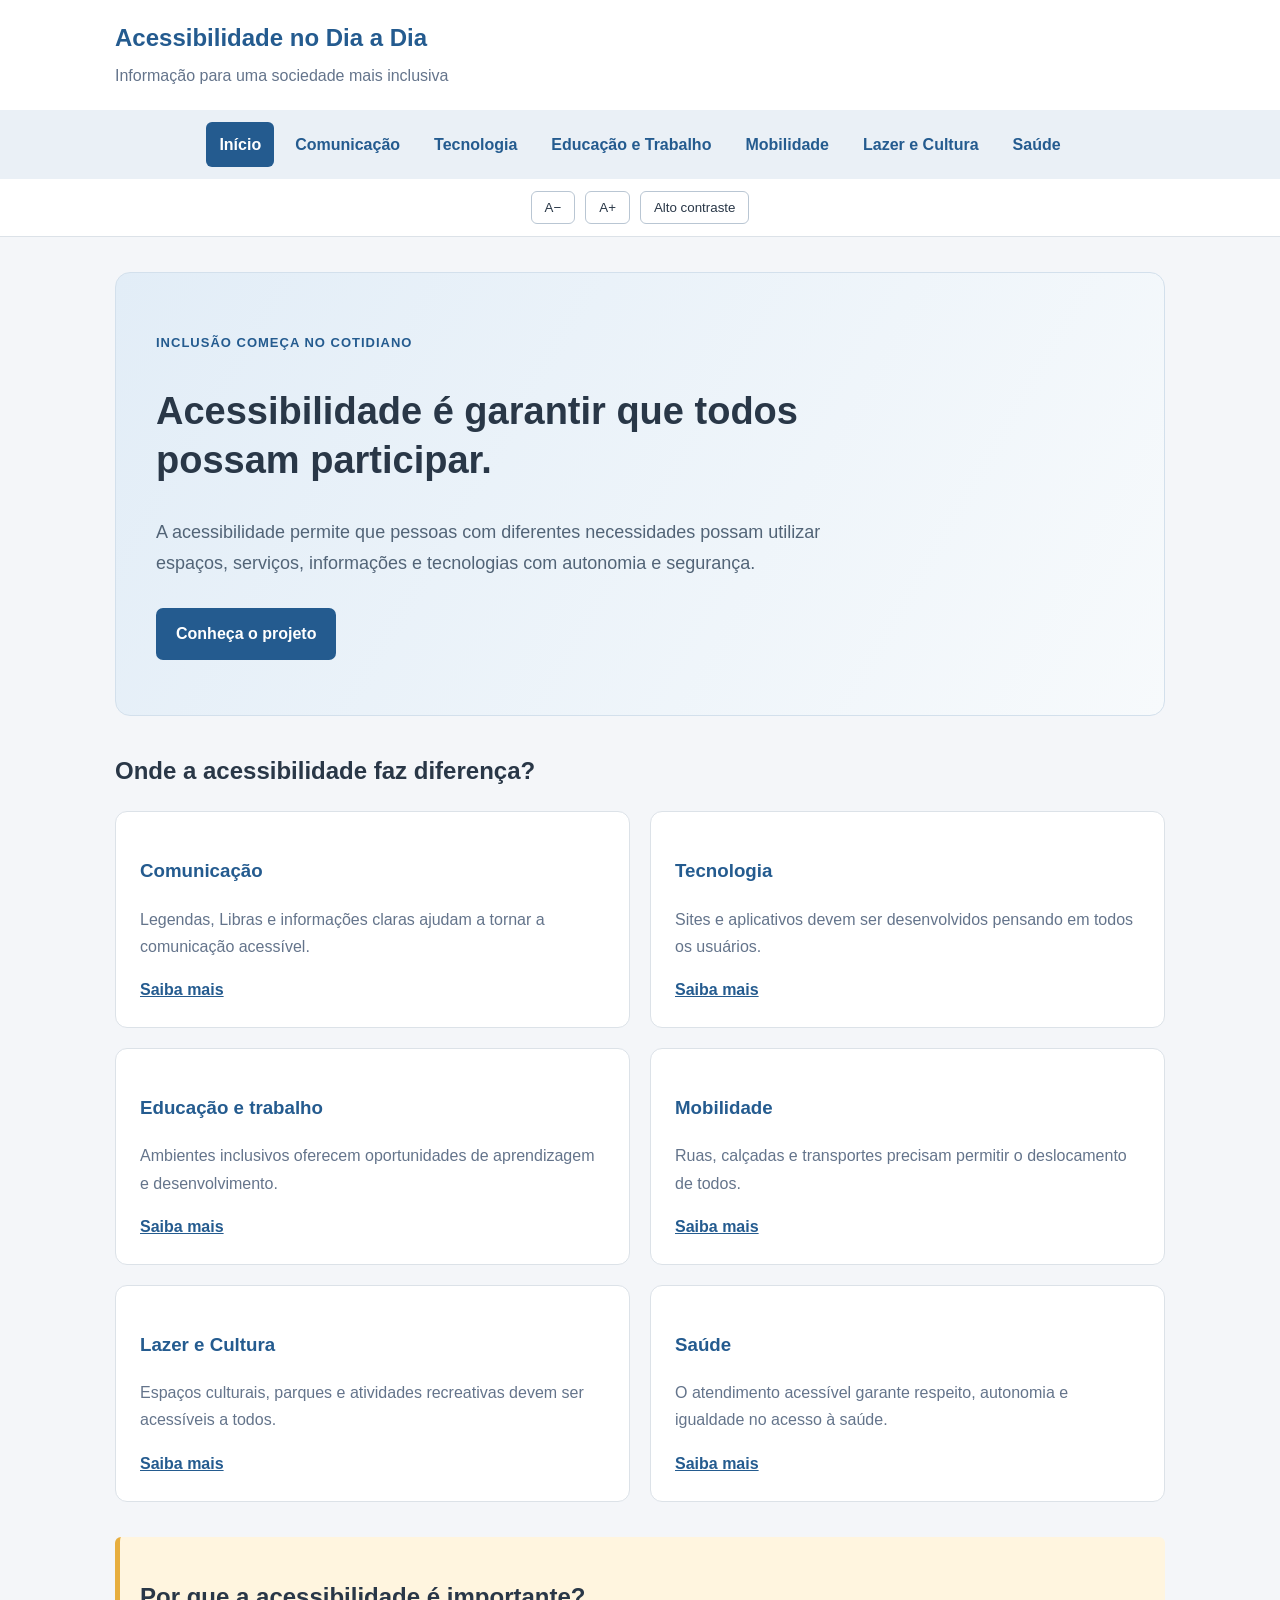
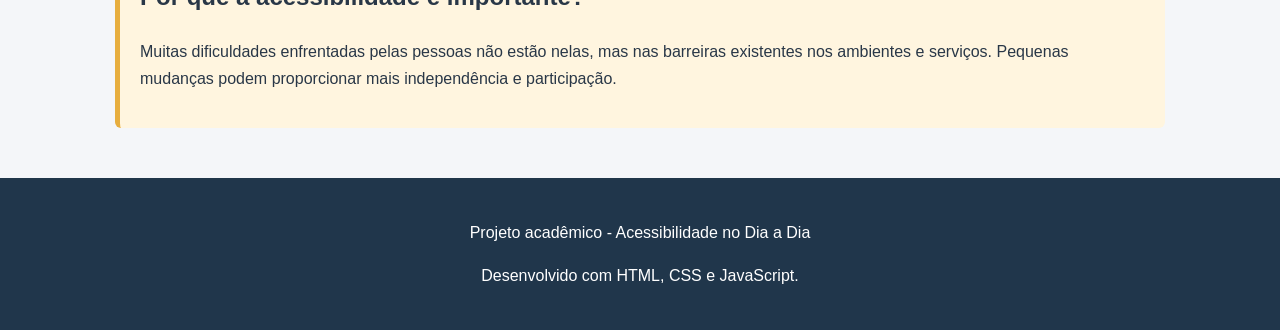
<file: index.html>
<!DOCTYPE html>
<html lang="pt-BR">
<head>
    <meta charset="UTF-8">
    <meta name="viewport" content="width=device-width, initial-scale=1.0">
    <title>Acessibilidade no Dia a Dia</title>
    <link rel="stylesheet" href="style.css">
    <script src="script.js" defer></script>
</head>
<body>

<a href="#conteudo" class="pular">Pular para o conteúdo</a>

<header>
    <div class="topo">
        <h2>Acessibilidade no Dia a Dia</h2>
        <p>Informação para uma sociedade mais inclusiva</p>
    </div>

    <nav aria-label="Menu principal">
        <a href="index.html" aria-current="page">Início</a>
        <a href="comunicacao.html">Comunicação</a>
        <a href="tecnologia.html">Tecnologia</a>
        <a href="educacao.html">Educação e Trabalho</a>
        <a href="mobilidade.html">Mobilidade</a>
        <a href="lazer.html">Lazer e Cultura</a>
        <a href="saude.html">Saúde</a>
    </nav>

    <div class="controles">
        <button onclick="alterarFonte(-10)" aria-label="Diminuir texto">A−</button>
        <button onclick="alterarFonte(10)" aria-label="Aumentar texto">A+</button>
        <button onclick="alternarContraste()" aria-pressed="false" id="contraste">Alto contraste</button>
    </div>
</header>

<main id="conteudo">

    <section class="banner">
        <span>INCLUSÃO COMEÇA NO COTIDIANO</span>

        <h1>Acessibilidade é garantir que todos possam participar.</h1>

        <p>
            A acessibilidade permite que pessoas com diferentes necessidades
            possam utilizar espaços, serviços, informações e tecnologias
            com autonomia e segurança.
        </p>

        <a href="comunicacao.html" class="botao">Conheça o projeto</a>
    </section>

    <section>
        <h2>Onde a acessibilidade faz diferença?</h2>

        <div class="cards">

            <article class="card">
                <h3>Comunicação</h3>
                <p>Legendas, Libras e informações claras ajudam a tornar a comunicação acessível.</p>
                <a href="comunicacao.html">Saiba mais</a>
            </article>

            <article class="card">
                <h3>Tecnologia</h3>
                <p>Sites e aplicativos devem ser desenvolvidos pensando em todos os usuários.</p>
                <a href="tecnologia.html">Saiba mais</a>
            </article>

            <article class="card">
                <h3>Educação e trabalho</h3>
                <p>Ambientes inclusivos oferecem oportunidades de aprendizagem e desenvolvimento.</p>
                <a href="educacao.html">Saiba mais</a>
            </article>

            <article class="card">
                <h3>Mobilidade</h3>
                <p>Ruas, calçadas e transportes precisam permitir o deslocamento de todos.</p>
                <a href="mobilidade.html">Saiba mais</a>
            </article>

            <article class="card">
                <h3>Lazer e Cultura</h3>
                <p>Espaços culturais, parques e atividades recreativas devem ser acessíveis a todos.</p>
                <a href="lazer.html">Saiba mais</a>
            </article>

            <article class="card">
                <h3>Saúde</h3>
                <p>O atendimento acessível garante respeito, autonomia e igualdade no acesso à saúde.</p>
                <a href="saude.html">Saiba mais</a>
            </article>

        </div>
    </section>

    <section class="destaque">
        <h2>Por que a acessibilidade é importante?</h2>

        <p>
            Muitas dificuldades enfrentadas pelas pessoas não estão nelas,
            mas nas barreiras existentes nos ambientes e serviços.
            Pequenas mudanças podem proporcionar mais independência
            e participação.
        </p>
    </section>

</main>

<footer>
    <p>Projeto acadêmico - Acessibilidade no Dia a Dia</p>
    <p>Desenvolvido com HTML, CSS e JavaScript.</p>
</footer>

</body>
</html>
</file>
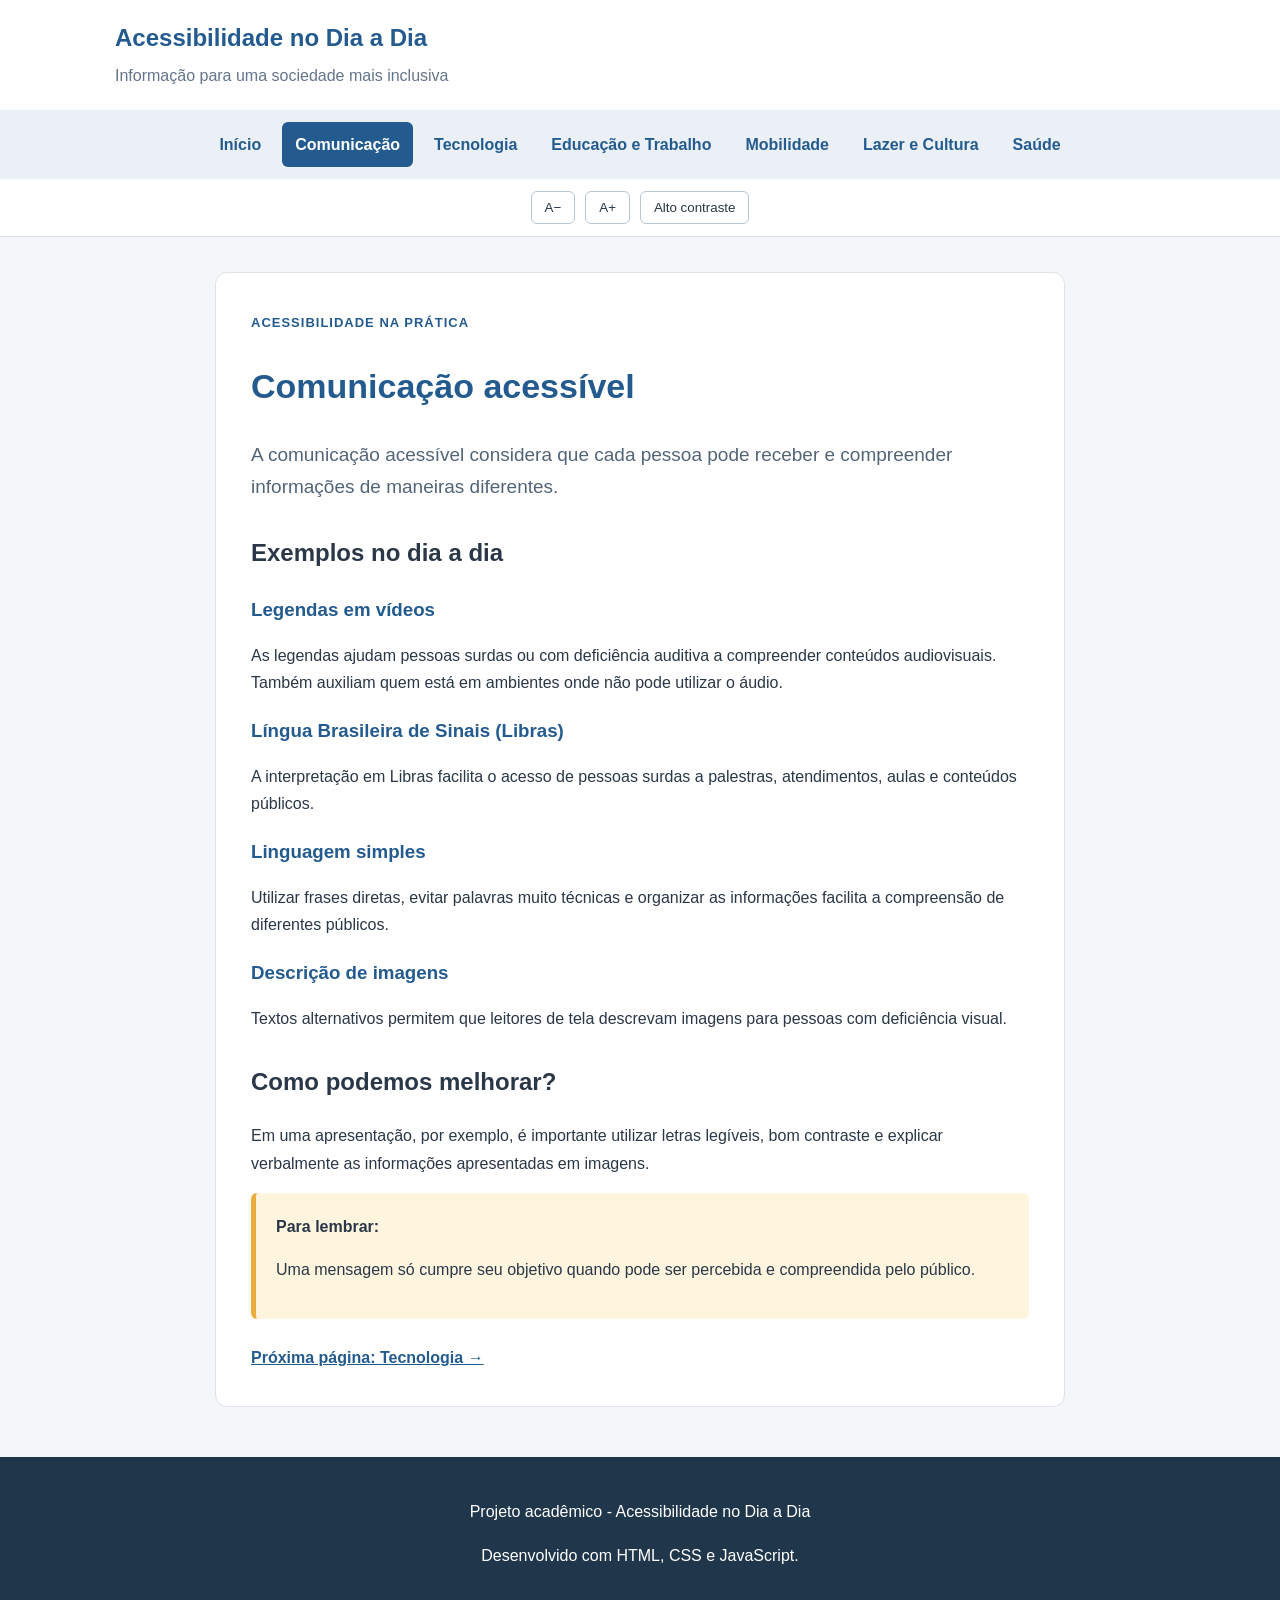
<file: comunicacao.html>
<!DOCTYPE html>
<html lang="pt-BR">
<head>
    <meta charset="UTF-8">
    <meta name="viewport" content="width=device-width, initial-scale=1.0">
    <title>Comunicação | Acessibilidade</title>
    <link rel="stylesheet" href="style.css">
    <script src="script.js" defer></script>
</head>
<body>

<a href="#conteudo" class="pular">Pular para o conteúdo</a>

<header>
    <div class="topo">
        <h2>Acessibilidade no Dia a Dia</h2>
        <p>Informação para uma sociedade mais inclusiva</p>
    </div>

    <nav aria-label="Menu principal">
        <a href="index.html">Início</a>
        <a href="comunicacao.html" aria-current="page">Comunicação</a>
        <a href="tecnologia.html">Tecnologia</a>
        <a href="educacao.html">Educação e Trabalho</a>
        <a href="mobilidade.html">Mobilidade</a>
        <a href="lazer.html">Lazer e Cultura</a>
        <a href="saude.html">Saúde</a>
    </nav>

    <div class="controles">
        <button onclick="alterarFonte(-10)" aria-label="Diminuir texto">A−</button>
        <button onclick="alterarFonte(10)" aria-label="Aumentar texto">A+</button>
        <button onclick="alternarContraste()" aria-pressed="false" id="contraste">Alto contraste</button>
    </div>
</header>

<main id="conteudo" class="conteudo">

    <span class="categoria">ACESSIBILIDADE NA PRÁTICA</span>

    <h1>Comunicação acessível</h1>

    <p class="introducao">
        A comunicação acessível considera que cada pessoa pode receber
        e compreender informações de maneiras diferentes.
    </p>

    <h2>Exemplos no dia a dia</h2>

    <h3>Legendas em vídeos</h3>

    <p>
        As legendas ajudam pessoas surdas ou com deficiência auditiva
        a compreender conteúdos audiovisuais. Também auxiliam quem
        está em ambientes onde não pode utilizar o áudio.
    </p>

    <h3>Língua Brasileira de Sinais (Libras)</h3>

    <p>
        A interpretação em Libras facilita o acesso de pessoas surdas
        a palestras, atendimentos, aulas e conteúdos públicos.
    </p>

    <h3>Linguagem simples</h3>

    <p>
        Utilizar frases diretas, evitar palavras muito técnicas e
        organizar as informações facilita a compreensão de diferentes públicos.
    </p>

    <h3>Descrição de imagens</h3>

    <p>
        Textos alternativos permitem que leitores de tela descrevam
        imagens para pessoas com deficiência visual.
    </p>

    <h2>Como podemos melhorar?</h2>

    <p>
        Em uma apresentação, por exemplo, é importante utilizar letras
        legíveis, bom contraste e explicar verbalmente as informações
        apresentadas em imagens.
    </p>

    <div class="destaque">
        <strong>Para lembrar:</strong>
        <p>
            Uma mensagem só cumpre seu objetivo quando pode ser percebida
            e compreendida pelo público.
        </p>
    </div>

    <a href="tecnologia.html" class="proximo">
        Próxima página: Tecnologia →
    </a>

</main>

<footer>
    <p>Projeto acadêmico - Acessibilidade no Dia a Dia</p>
    <p>Desenvolvido com HTML, CSS e JavaScript.</p>
</footer>

</body>
</html>
</file>
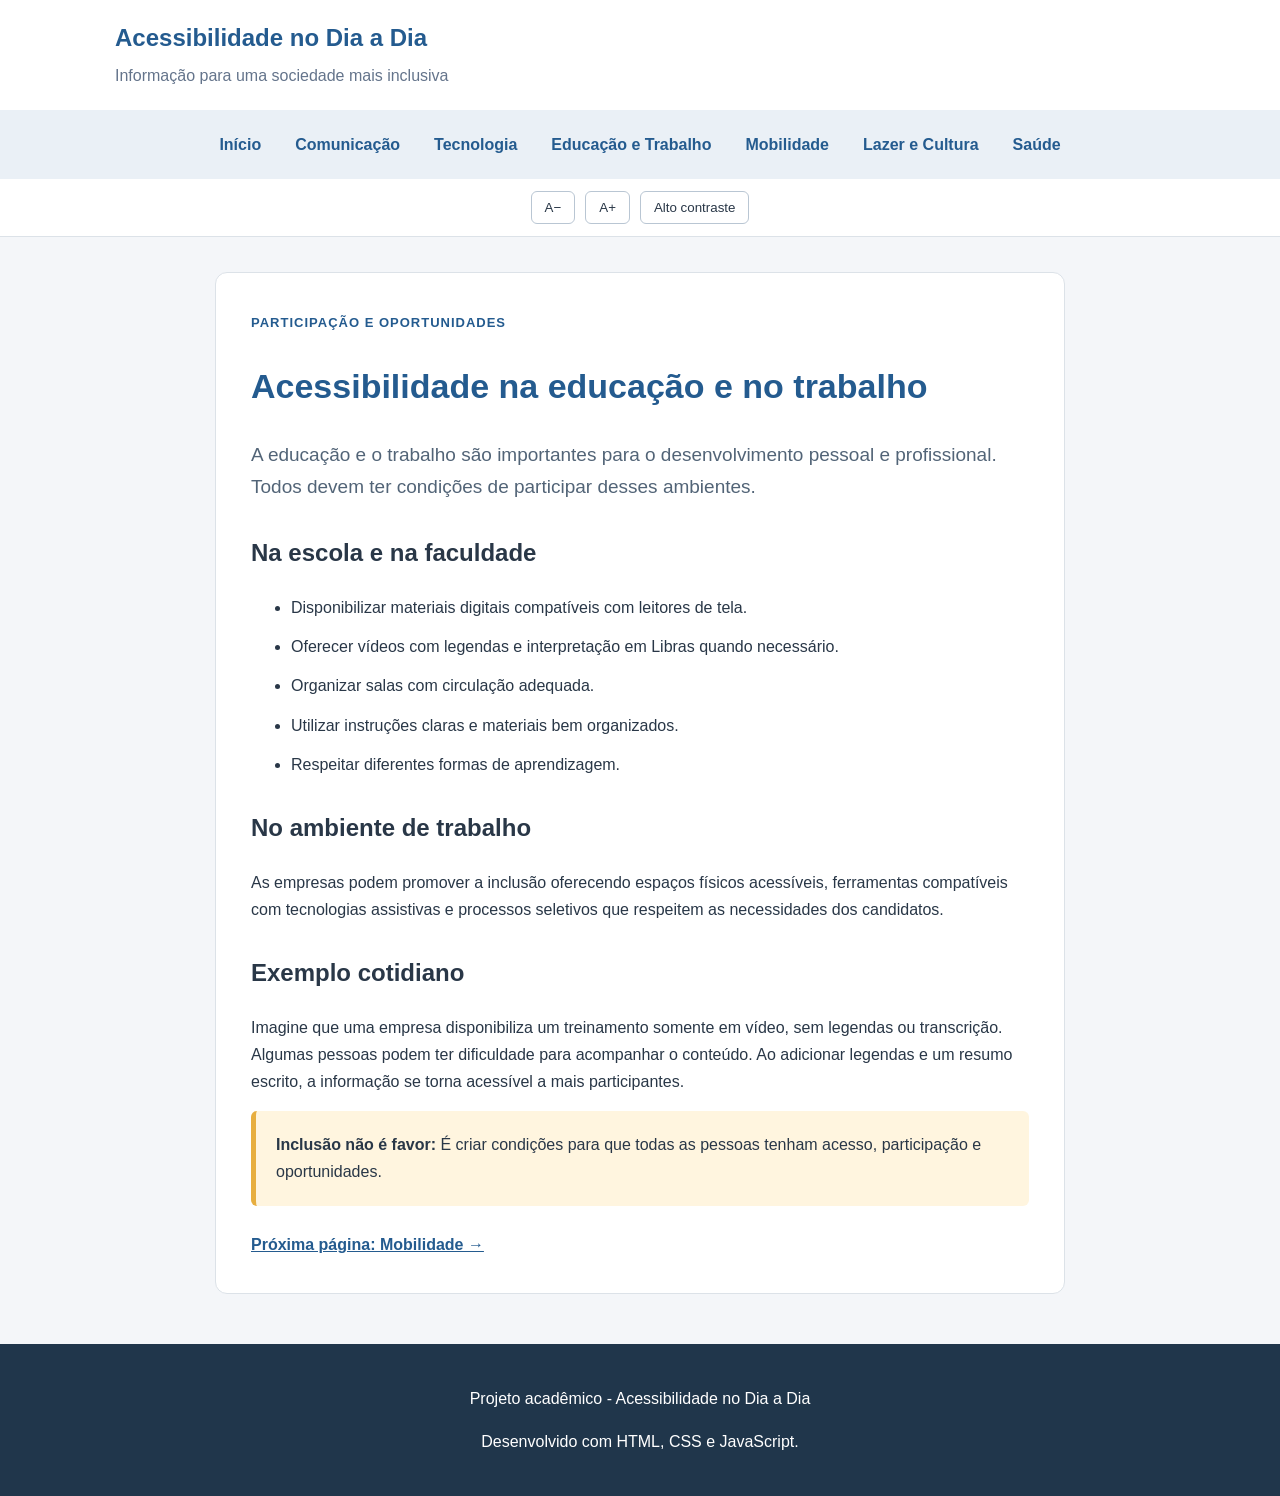
<file: educacao.html>
<!DOCTYPE html>
<html lang="pt-BR">
<head>
    <meta charset="UTF-8">
    <meta name="viewport" content="width=device-width, initial-scale=1.0">
    <title>Educação e Trabalho | Acessibilidade</title>
    <link rel="stylesheet" href="style.css">
    <script src="script.js" defer></script>
</head>
<body>

<a href="#conteudo" class="pular">Pular para o conteúdo</a>

<header>
    <div class="topo">
        <h2>Acessibilidade no Dia a Dia</h2>
        <p>Informação para uma sociedade mais inclusiva</p>
    </div>

    <nav aria-label="Menu principal">
        <a href="index.html">Início</a>
        <a href="comunicacao.html">Comunicação</a>
        <a href="tecnologia.html">Tecnologia</a>
        <a href="educacao.html">Educação e Trabalho</a>
        <a href="mobilidade.html">Mobilidade</a>
        <a href="lazer.html">Lazer e Cultura</a>
        <a href="saude.html">Saúde</a>
    </nav>

    <div class="controles">
        <button onclick="alterarFonte(-10)" aria-label="Diminuir texto">A−</button>
        <button onclick="alterarFonte(10)" aria-label="Aumentar texto">A+</button>
        <button onclick="alternarContraste()" aria-pressed="false" id="contraste">Alto contraste</button>
    </div>
</header>

<main id="conteudo" class="conteudo">
    <span class="categoria">PARTICIPAÇÃO E OPORTUNIDADES</span>
    <h1>Acessibilidade na educação e no trabalho</h1>

    <p class="introducao">A educação e o trabalho são importantes para o desenvolvimento pessoal e profissional. Todos devem ter condições de participar desses ambientes.</p>

    <h2>Na escola e na faculdade</h2>

    <ul>
        <li>Disponibilizar materiais digitais compatíveis com leitores de tela.</li>
        <li>Oferecer vídeos com legendas e interpretação em Libras quando necessário.</li>
        <li>Organizar salas com circulação adequada.</li>
        <li>Utilizar instruções claras e materiais bem organizados.</li>
        <li>Respeitar diferentes formas de aprendizagem.</li>
    </ul>

    <h2>No ambiente de trabalho</h2>

    <p>As empresas podem promover a inclusão oferecendo espaços físicos acessíveis, ferramentas compatíveis com tecnologias assistivas e processos seletivos que respeitem as necessidades dos candidatos.</p>

    <h2>Exemplo cotidiano</h2>

    <p>Imagine que uma empresa disponibiliza um treinamento somente em vídeo, sem legendas ou transcrição. Algumas pessoas podem ter dificuldade para acompanhar o conteúdo. Ao adicionar legendas e um resumo escrito, a informação se torna acessível a mais participantes.</p>

    <div class="destaque">
        <strong>Inclusão não é favor:</strong>
        É criar condições para que todas as pessoas tenham acesso, participação e oportunidades.
    </div>

    <a href="mobilidade.html" class="proximo">Próxima página: Mobilidade →</a>
</main>

<footer>
    <p>Projeto acadêmico - Acessibilidade no Dia a Dia</p>
    <p>Desenvolvido com HTML, CSS e JavaScript.</p>
</footer>

</body>
</html>
</file>
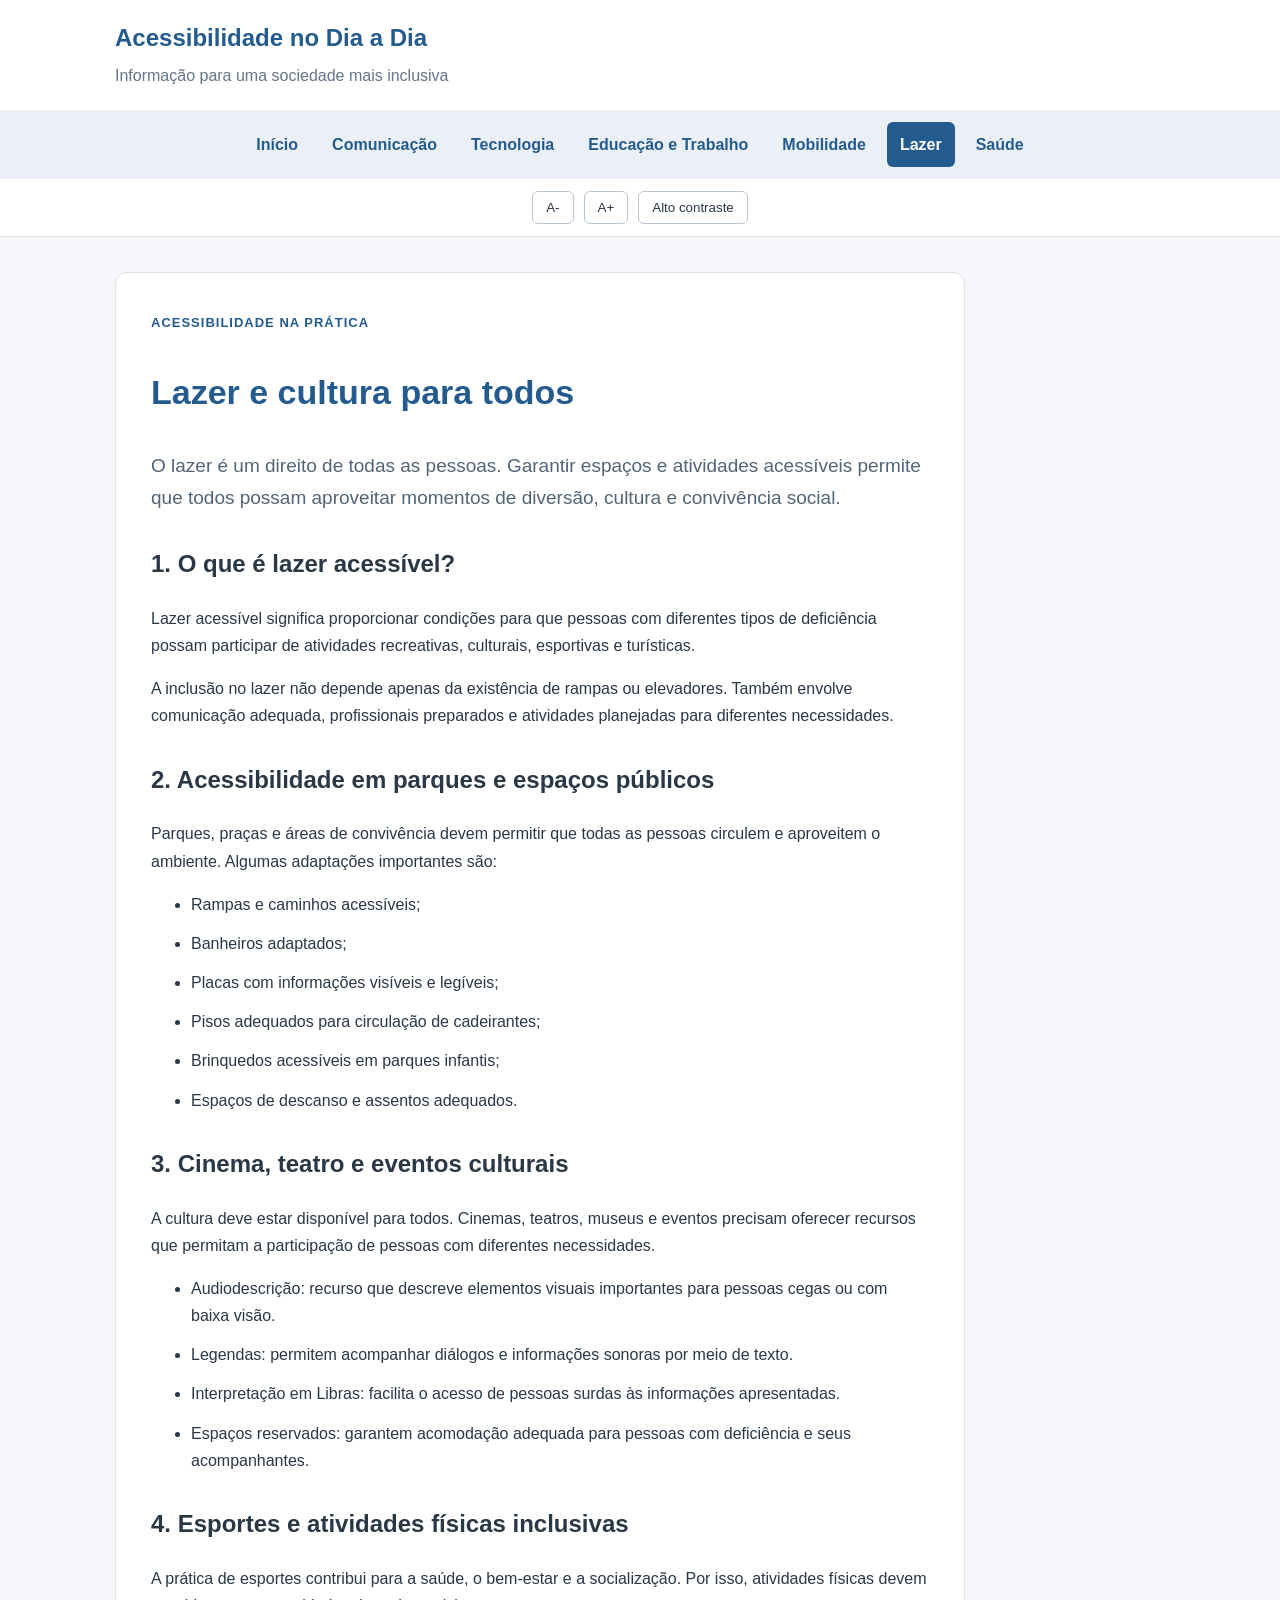
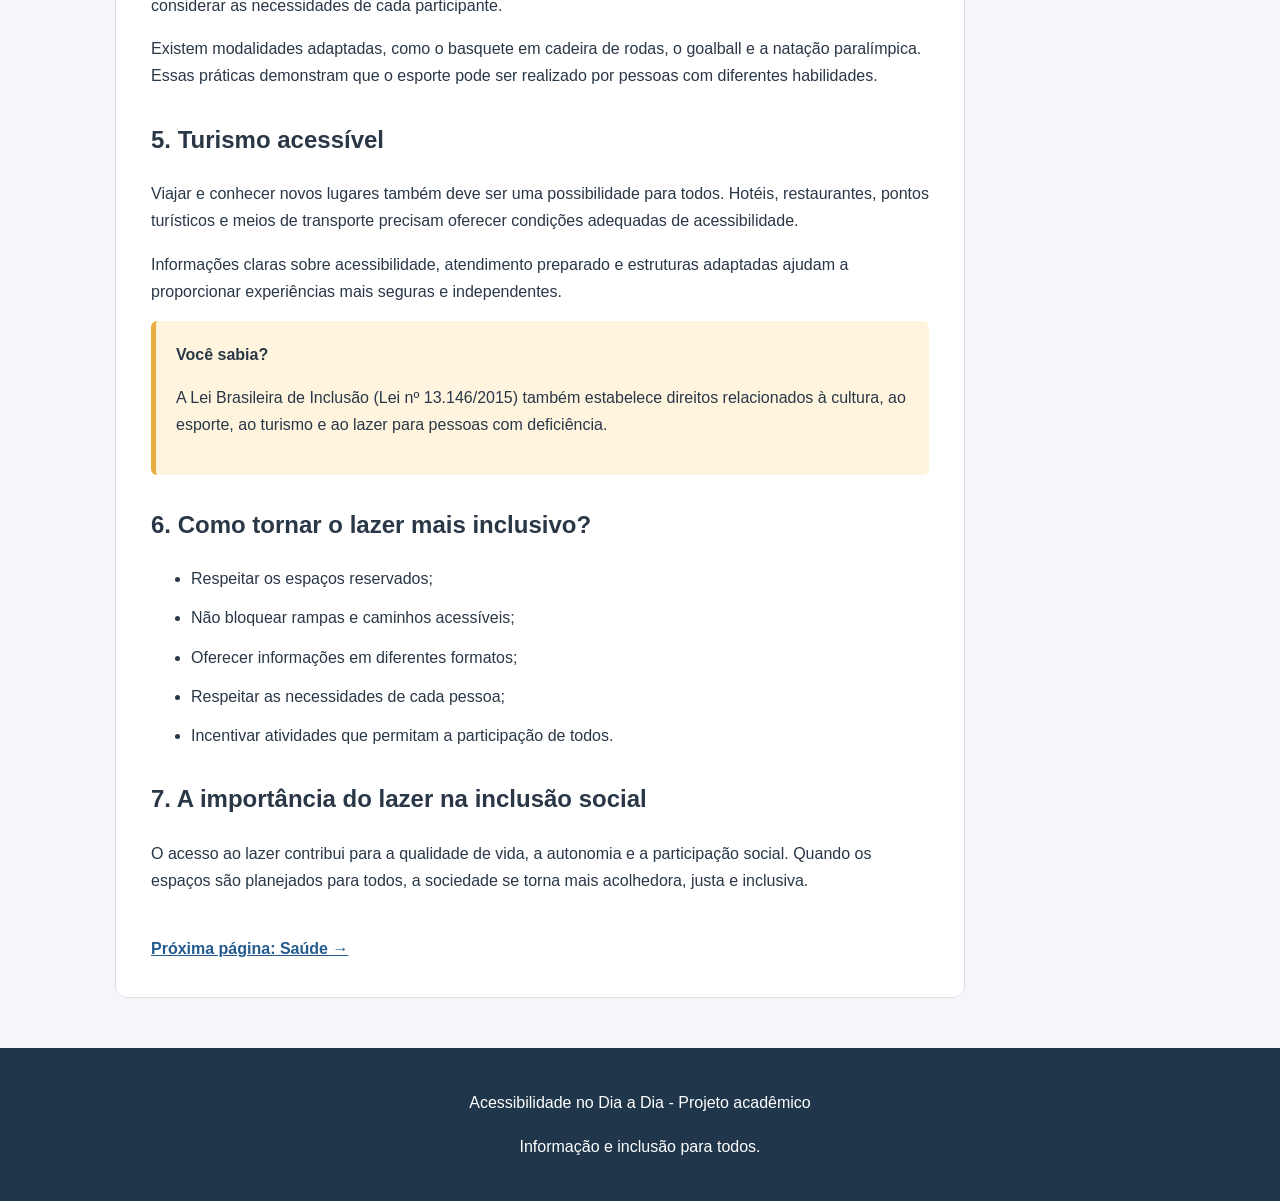
<file: lazer.html>
<!DOCTYPE html>
<html lang="pt-BR">

<head>
    <meta charset="UTF-8">
    <meta name="viewport" content="width=device-width, initial-scale=1.0">
    <title>Lazer | Acessibilidade</title>
    <link rel="stylesheet" href="style.css">
    <script src="script.js" defer></script>
</head>

<body>

    <a href="#conteudo" class="pular">Pular para o conteúdo</a>

    <header>
        <div class="topo">
            <h2>Acessibilidade no Dia a Dia</h2>
            <p>Informação para uma sociedade mais inclusiva</p>
        </div>

        <nav aria-label="Menu principal">
            <a href="index.html">Início</a>
            <a href="comunicacao.html">Comunicação</a>
            <a href="tecnologia.html">Tecnologia</a>
            <a href="educacao.html">Educação e Trabalho</a>
            <a href="mobilidade.html">Mobilidade</a>
            <a href="lazer.html" aria-current="page">Lazer</a>
            <a href="saude.html">Saúde</a>
        </nav>

        <div class="controles">
            <button onclick="alterarFonte(-10)" aria-label="Diminuir texto">A-</button>
            <button onclick="alterarFonte(10)" aria-label="Aumentar texto">A+</button>
            <button onclick="alternarContraste()" aria-pressed="false" id="contraste">
                Alto contraste
            </button>
        </div>
    </header>

    <main id="conteudo">

        <article class="conteudo">

            <span class="categoria">ACESSIBILIDADE NA PRÁTICA</span>

            <h1>Lazer e cultura para todos</h1>

            <p class="introducao">
                O lazer é um direito de todas as pessoas. Garantir espaços
                e atividades acessíveis permite que todos possam aproveitar
                momentos de diversão, cultura e convivência social.
            </p>

            <h2>1. O que é lazer acessível?</h2>

            <p>
                Lazer acessível significa proporcionar condições para que
                pessoas com diferentes tipos de deficiência possam participar
                de atividades recreativas, culturais, esportivas e turísticas.
            </p>

            <p>
                A inclusão no lazer não depende apenas da existência de rampas
                ou elevadores. Também envolve comunicação adequada, profissionais
                preparados e atividades planejadas para diferentes necessidades.
            </p>

            <h2>2. Acessibilidade em parques e espaços públicos</h2>

            <p>
                Parques, praças e áreas de convivência devem permitir que
                todas as pessoas circulem e aproveitem o ambiente.
                Algumas adaptações importantes são:
            </p>

            <ul>
                <li>Rampas e caminhos acessíveis;</li>
                <li>Banheiros adaptados;</li>
                <li>Placas com informações visíveis e legíveis;</li>
                <li>Pisos adequados para circulação de cadeirantes;</li>
                <li>Brinquedos acessíveis em parques infantis;</li>
                <li>Espaços de descanso e assentos adequados.</li>
            </ul>

            <h2>3. Cinema, teatro e eventos culturais</h2>

            <p>
                A cultura deve estar disponível para todos. Cinemas, teatros,
                museus e eventos precisam oferecer recursos que permitam
                a participação de pessoas com diferentes necessidades.
            </p>

            <ul>
                <li>
                    Audiodescrição: recurso que descreve elementos visuais
                    importantes para pessoas cegas ou com baixa visão.
                </li>
                <li>
                    Legendas: permitem acompanhar diálogos e informações
                    sonoras por meio de texto.
                </li>
                <li>
                    Interpretação em Libras: facilita o acesso de pessoas
                    surdas às informações apresentadas.
                </li>
                <li>
                    Espaços reservados: garantem acomodação adequada para
                    pessoas com deficiência e seus acompanhantes.
                </li>
            </ul>

            <h2>4. Esportes e atividades físicas inclusivas</h2>

            <p>
                A prática de esportes contribui para a saúde, o bem-estar
                e a socialização. Por isso, atividades físicas devem
                considerar as necessidades de cada participante.
            </p>

            <p>
                Existem modalidades adaptadas, como o basquete em cadeira
                de rodas, o goalball e a natação paralímpica. Essas práticas
                demonstram que o esporte pode ser realizado por pessoas
                com diferentes habilidades.
            </p>

            <h2>5. Turismo acessível</h2>

            <p>
                Viajar e conhecer novos lugares também deve ser uma
                possibilidade para todos. Hotéis, restaurantes, pontos
                turísticos e meios de transporte precisam oferecer
                condições adequadas de acessibilidade.
            </p>

            <p>
                Informações claras sobre acessibilidade, atendimento
                preparado e estruturas adaptadas ajudam a proporcionar
                experiências mais seguras e independentes.
            </p>

            <div class="destaque">
                <strong>Você sabia?</strong>
                <p>
                    A Lei Brasileira de Inclusão (Lei nº 13.146/2015)
                    também estabelece direitos relacionados à cultura,
                    ao esporte, ao turismo e ao lazer para pessoas com deficiência.
                </p>
            </div>

            <h2>6. Como tornar o lazer mais inclusivo?</h2>

            <ul>
                <li>Respeitar os espaços reservados;</li>
                <li>Não bloquear rampas e caminhos acessíveis;</li>
                <li>Oferecer informações em diferentes formatos;</li>
                <li>Respeitar as necessidades de cada pessoa;</li>
                <li>Incentivar atividades que permitam a participação de todos.</li>
            </ul>

            <h2>7. A importância do lazer na inclusão social</h2>

            <p>
                O acesso ao lazer contribui para a qualidade de vida,
                a autonomia e a participação social. Quando os espaços
                são planejados para todos, a sociedade se torna mais
                acolhedora, justa e inclusiva.
            </p>

            <a href="saude.html" class="proximo">
                Próxima página: Saúde →
            </a>

        </article>

    </main>

    <footer>
        <p>Acessibilidade no Dia a Dia - Projeto acadêmico</p>
        <p>Informação e inclusão para todos.</p>
    </footer>

</body>
</html>
</file>
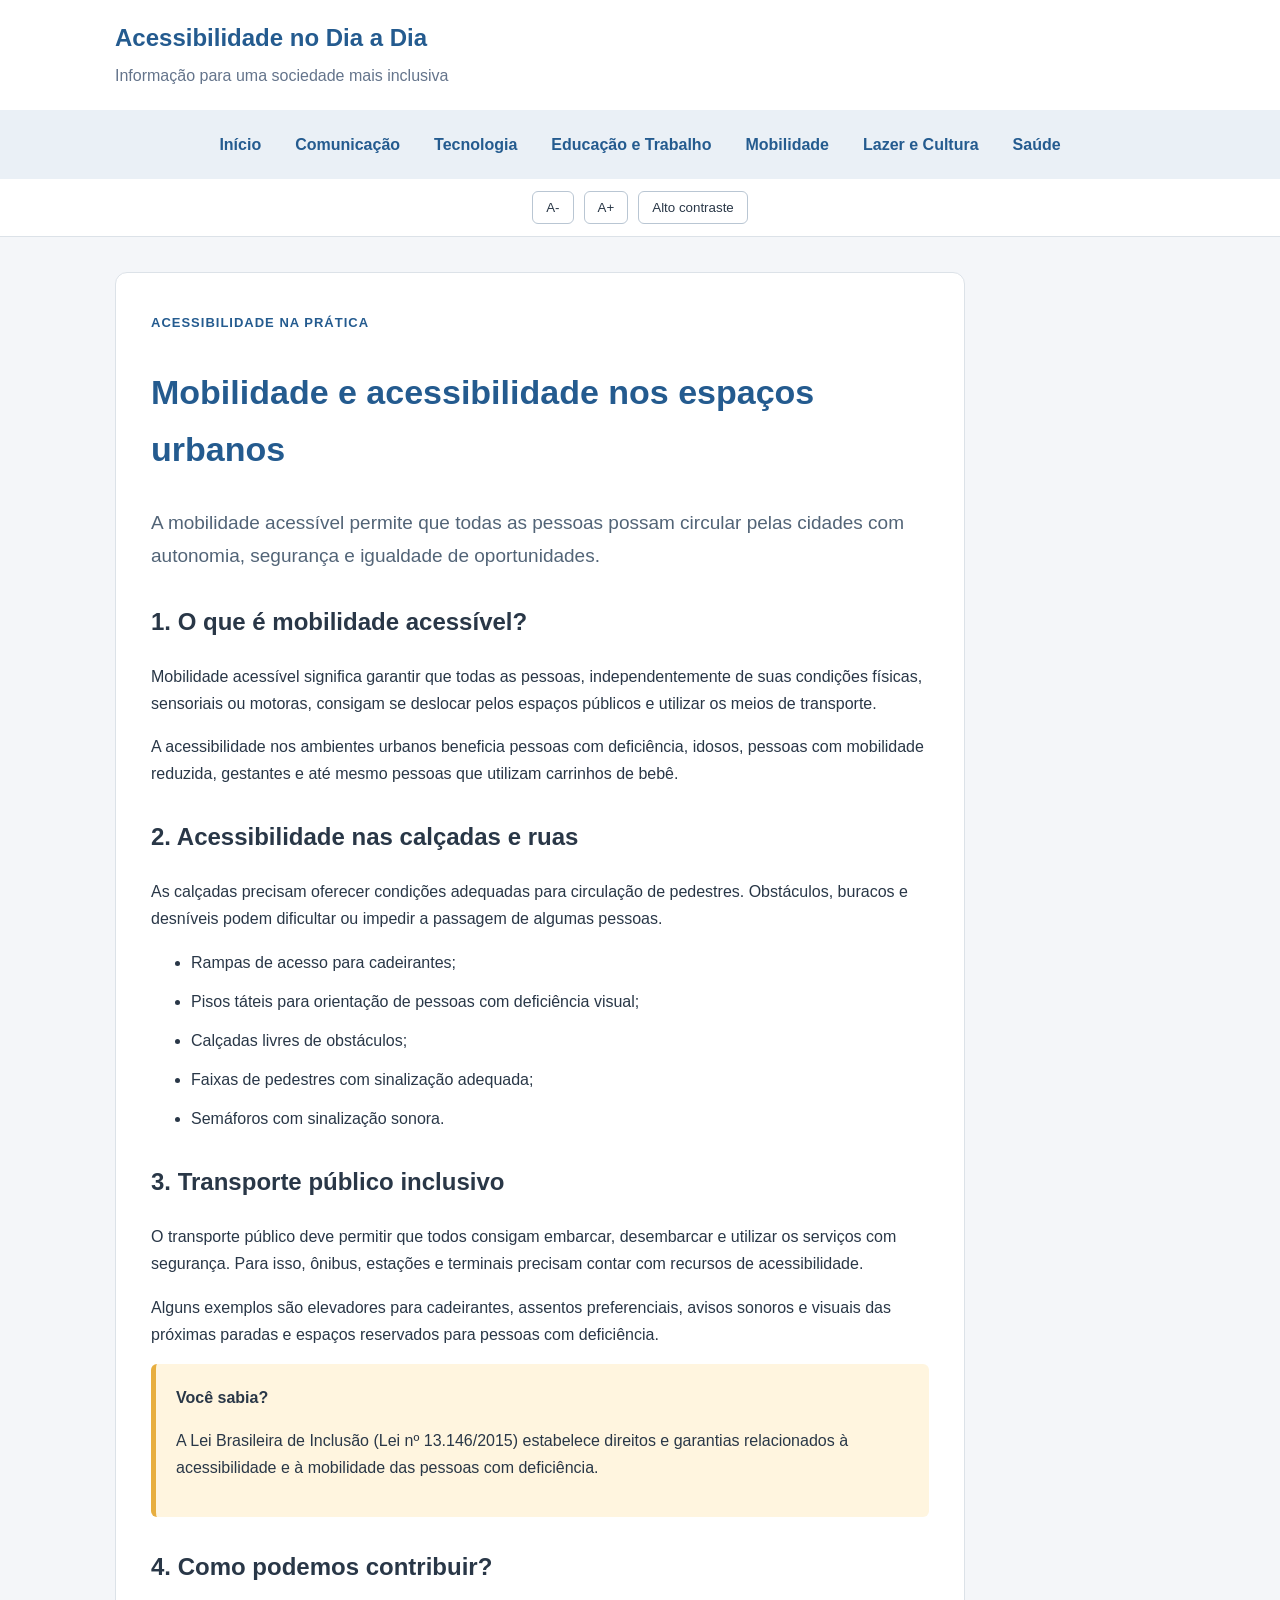
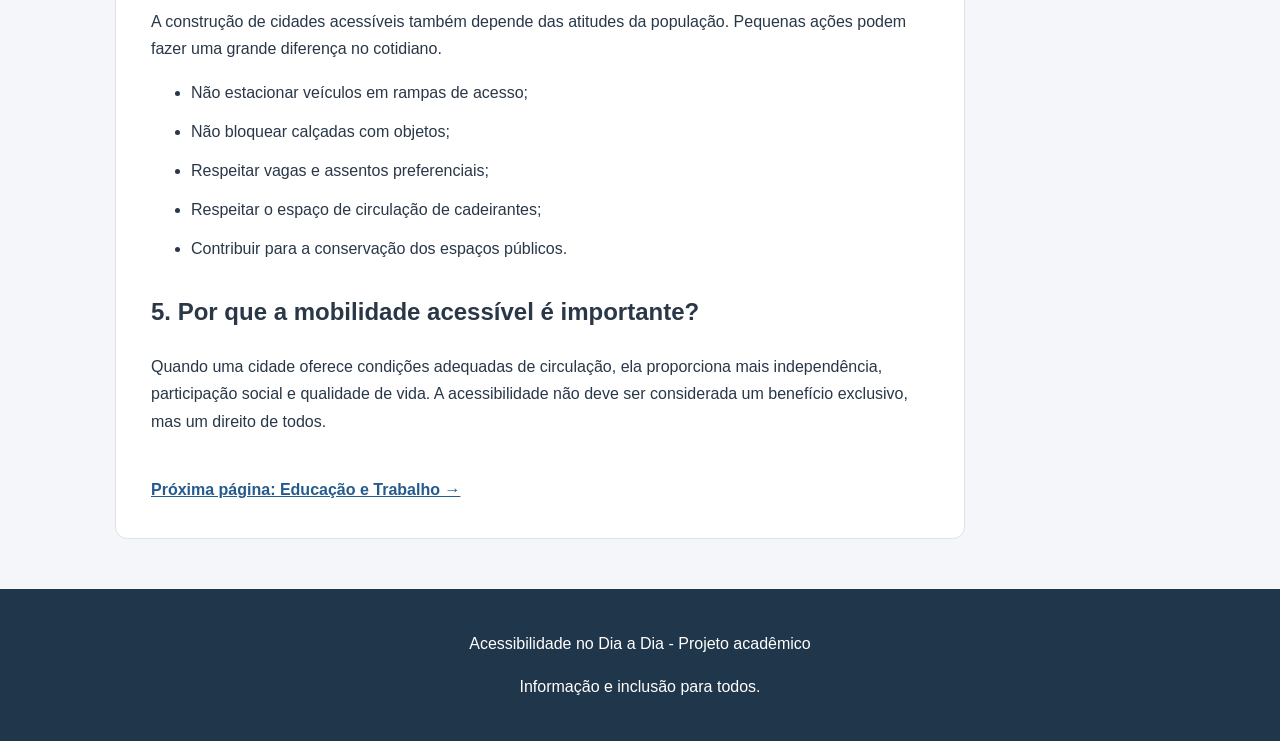
<file: mobilidade.html>
<!DOCTYPE html>
<html lang="pt-BR">

<head>
    <meta charset="UTF-8">
    <meta name="viewport" content="width=device-width, initial-scale=1.0">
    <title>Mobilidade | Acessibilidade</title>
    <link rel="stylesheet" href="style.css">
    <script src="script.js" defer></script>
</head>

<body>

    <a href="#conteudo" class="pular">Pular para o conteúdo</a>

    <header>
        <div class="topo">
            <h2>Acessibilidade no Dia a Dia</h2>
            <p>Informação para uma sociedade mais inclusiva</p>
        </div>

    <nav aria-label="Menu principal">
        <a href="index.html">Início</a>
        <a href="comunicacao.html">Comunicação</a>
        <a href="tecnologia.html">Tecnologia</a>
        <a href="educacao.html">Educação e Trabalho</a>
        <a href="mobilidade.html">Mobilidade</a>
        <a href="lazer.html">Lazer e Cultura</a>
        <a href="saude.html">Saúde</a>
    </nav>

        <div class="controles">
            <button onclick="alterarFonte(-10)" aria-label="Diminuir texto">A-</button>
            <button onclick="alterarFonte(10)" aria-label="Aumentar texto">A+</button>
            <button onclick="alternarContraste()" aria-pressed="false" id="contraste">
                Alto contraste
            </button>
        </div>
    </header>

    <main id="conteudo">

        <article class="conteudo">

            <span class="categoria">ACESSIBILIDADE NA PRÁTICA</span>

            <h1>Mobilidade e acessibilidade nos espaços urbanos</h1>

            <p class="introducao">
                A mobilidade acessível permite que todas as pessoas possam
                circular pelas cidades com autonomia, segurança e igualdade
                de oportunidades.
            </p>

            <h2>1. O que é mobilidade acessível?</h2>

            <p>
                Mobilidade acessível significa garantir que todas as pessoas,
                independentemente de suas condições físicas, sensoriais ou
                motoras, consigam se deslocar pelos espaços públicos e
                utilizar os meios de transporte.
            </p>

            <p>
                A acessibilidade nos ambientes urbanos beneficia pessoas
                com deficiência, idosos, pessoas com mobilidade reduzida,
                gestantes e até mesmo pessoas que utilizam carrinhos de bebê.
            </p>

            <h2>2. Acessibilidade nas calçadas e ruas</h2>

            <p>
                As calçadas precisam oferecer condições adequadas para
                circulação de pedestres. Obstáculos, buracos e desníveis
                podem dificultar ou impedir a passagem de algumas pessoas.
            </p>

            <ul>
                <li>Rampas de acesso para cadeirantes;</li>
                <li>Pisos táteis para orientação de pessoas com deficiência visual;</li>
                <li>Calçadas livres de obstáculos;</li>
                <li>Faixas de pedestres com sinalização adequada;</li>
                <li>Semáforos com sinalização sonora.</li>
            </ul>

            <h2>3. Transporte público inclusivo</h2>

            <p>
                O transporte público deve permitir que todos consigam
                embarcar, desembarcar e utilizar os serviços com segurança.
                Para isso, ônibus, estações e terminais precisam contar
                com recursos de acessibilidade.
            </p>

            <p>
                Alguns exemplos são elevadores para cadeirantes, assentos
                preferenciais, avisos sonoros e visuais das próximas paradas
                e espaços reservados para pessoas com deficiência.
            </p>

            <div class="destaque">
                <strong>Você sabia?</strong>
                <p>
                    A Lei Brasileira de Inclusão (Lei nº 13.146/2015)
                    estabelece direitos e garantias relacionados à
                    acessibilidade e à mobilidade das pessoas com deficiência.
                </p>
            </div>

            <h2>4. Como podemos contribuir?</h2>

            <p>
                A construção de cidades acessíveis também depende das
                atitudes da população. Pequenas ações podem fazer uma
                grande diferença no cotidiano.
            </p>

            <ul>
                <li>Não estacionar veículos em rampas de acesso;</li>
                <li>Não bloquear calçadas com objetos;</li>
                <li>Respeitar vagas e assentos preferenciais;</li>
                <li>Respeitar o espaço de circulação de cadeirantes;</li>
                <li>Contribuir para a conservação dos espaços públicos.</li>
            </ul>

            <h2>5. Por que a mobilidade acessível é importante?</h2>

            <p>
                Quando uma cidade oferece condições adequadas de circulação,
                ela proporciona mais independência, participação social e
                qualidade de vida. A acessibilidade não deve ser considerada
                um benefício exclusivo, mas um direito de todos.
            </p>

            <a href="educacao.html" class="proximo">
                Próxima página: Educação e Trabalho →
            </a>

        </article>

    </main>

    <footer>
        <p>Acessibilidade no Dia a Dia - Projeto acadêmico</p>
        <p>Informação e inclusão para todos.</p>
    </footer>

</body>
</html>
</file>
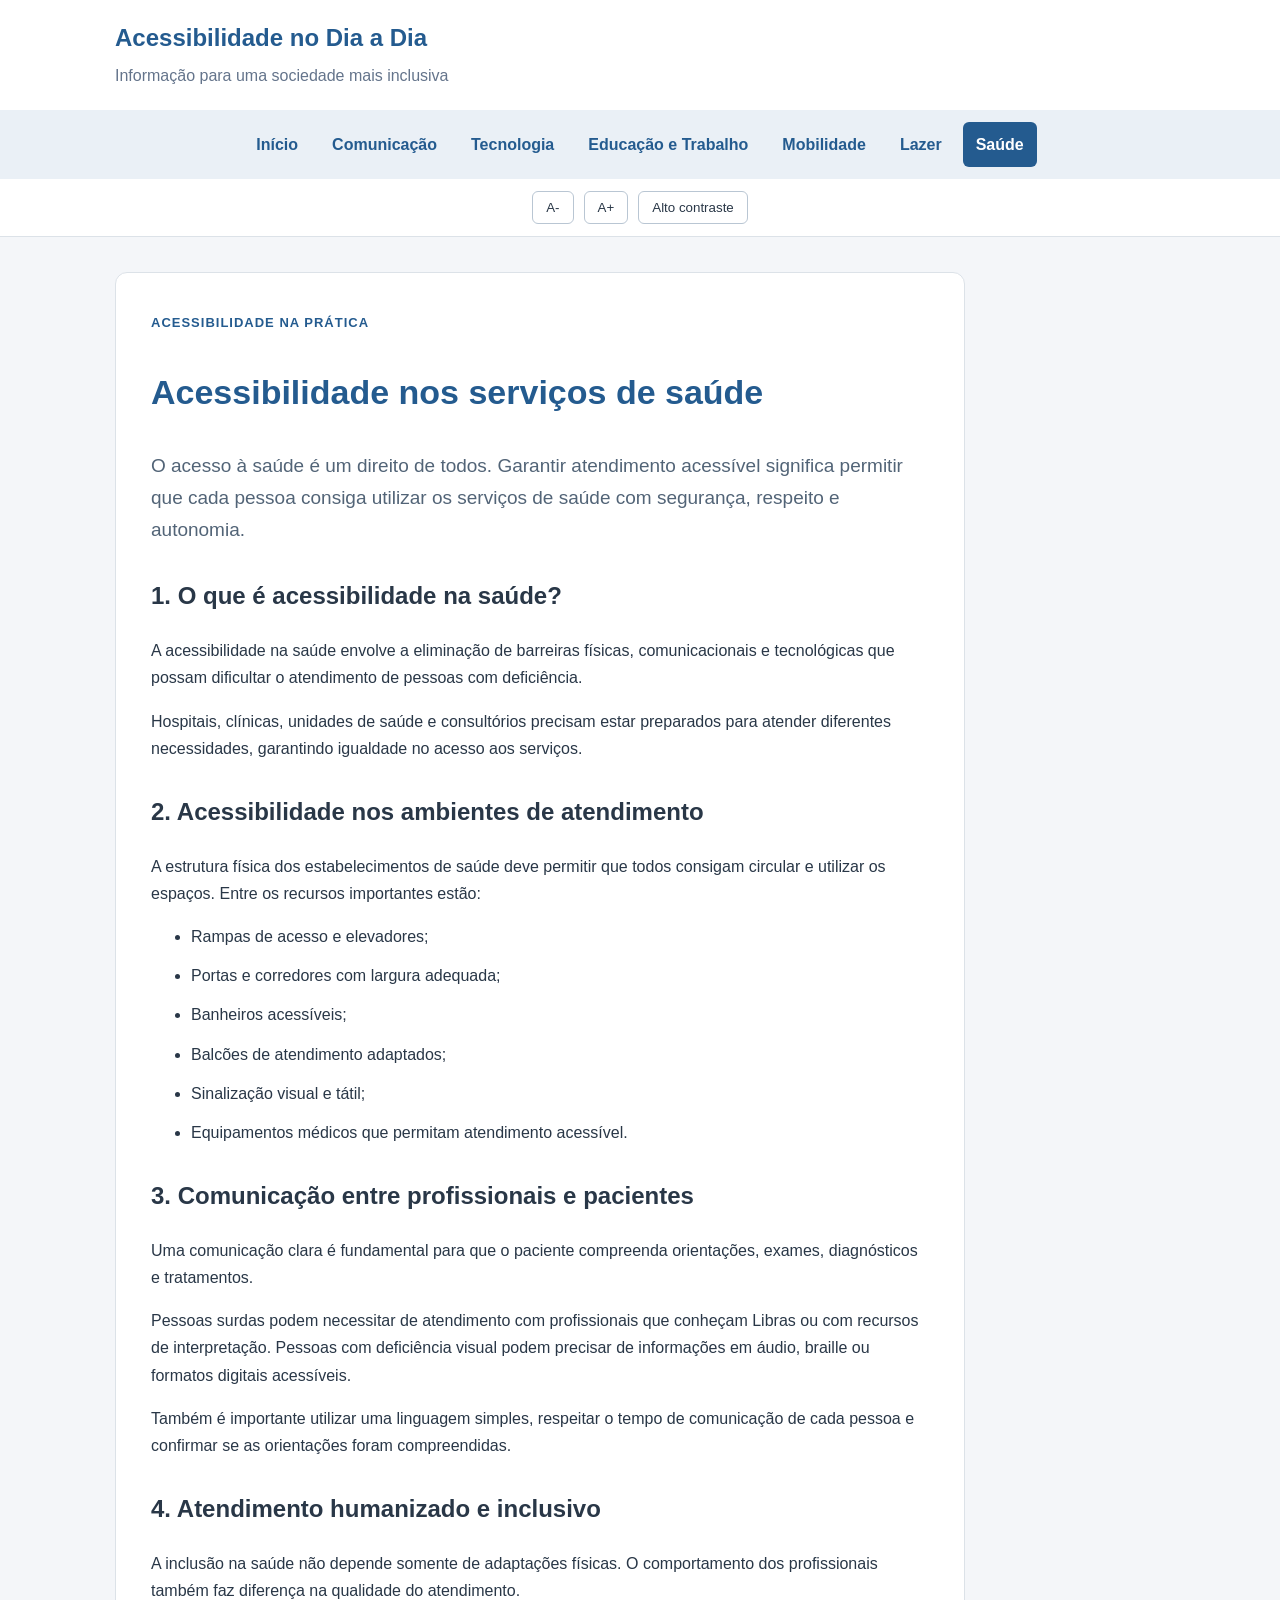
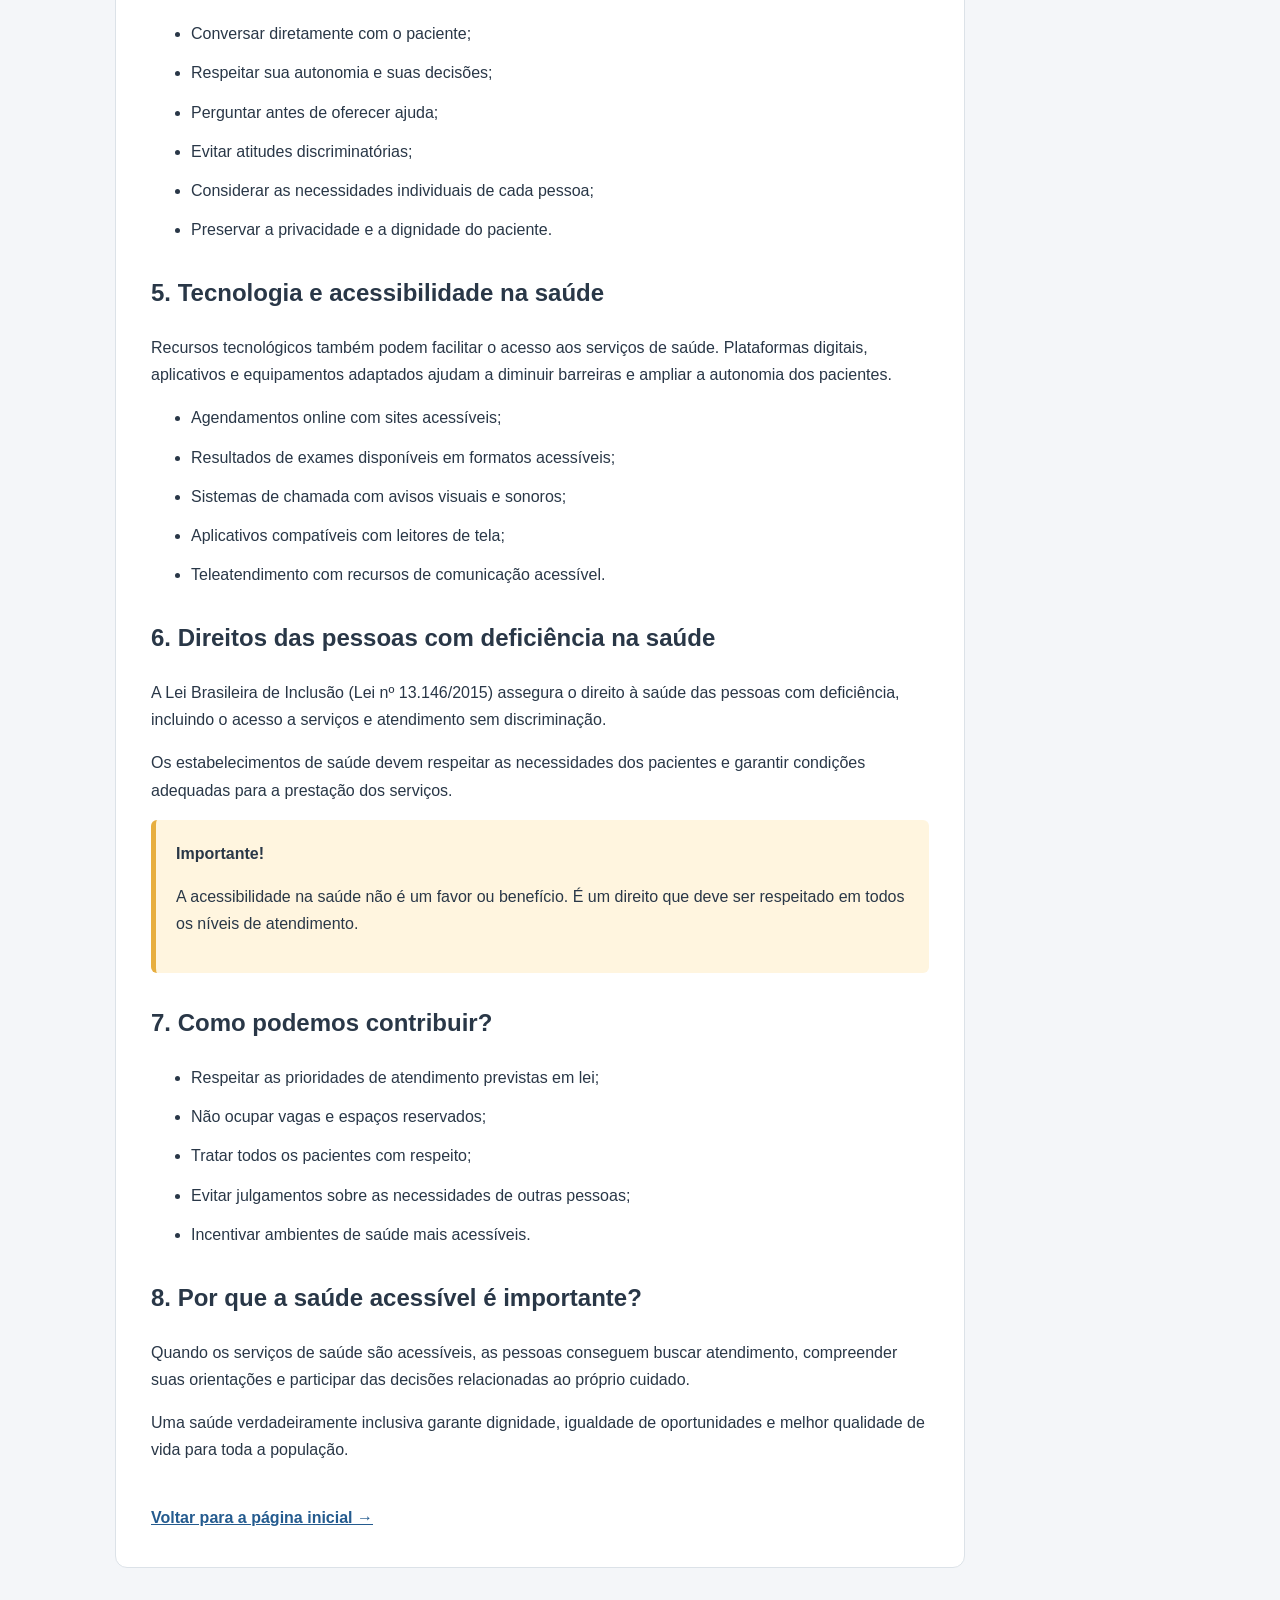
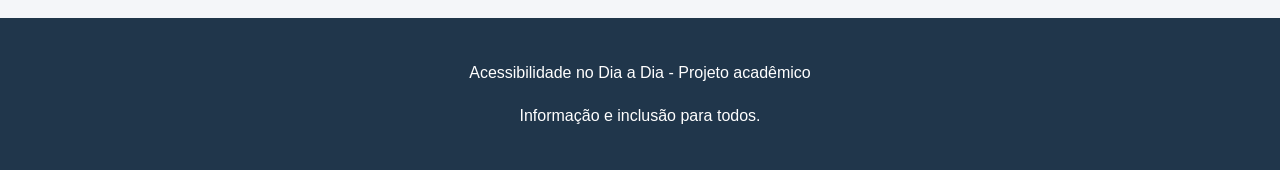
<file: saude.html>
<!DOCTYPE html>
<html lang="pt-BR">

<head>
    <meta charset="UTF-8">
    <meta name="viewport" content="width=device-width, initial-scale=1.0">
    <title>Saúde | Acessibilidade</title>
    <link rel="stylesheet" href="style.css">
    <script src="script.js" defer></script>
</head>

<body>

    <a href="#conteudo" class="pular">Pular para o conteúdo</a>

    <header>
        <div class="topo">
            <h2>Acessibilidade no Dia a Dia</h2>
            <p>Informação para uma sociedade mais inclusiva</p>
        </div>

        <nav aria-label="Menu principal">
            <a href="index.html">Início</a>
            <a href="comunicacao.html">Comunicação</a>
            <a href="tecnologia.html">Tecnologia</a>
            <a href="educacao.html">Educação e Trabalho</a>
            <a href="mobilidade.html">Mobilidade</a>
            <a href="lazer.html">Lazer</a>
            <a href="saude.html" aria-current="page">Saúde</a>
        </nav>

        <div class="controles">
            <button onclick="alterarFonte(-10)" aria-label="Diminuir texto">A-</button>
            <button onclick="alterarFonte(10)" aria-label="Aumentar texto">A+</button>
            <button onclick="alternarContraste()" aria-pressed="false" id="contraste">
                Alto contraste
            </button>
        </div>
    </header>

    <main id="conteudo">

        <article class="conteudo">

            <span class="categoria">ACESSIBILIDADE NA PRÁTICA</span>

            <h1>Acessibilidade nos serviços de saúde</h1>

            <p class="introducao">
                O acesso à saúde é um direito de todos. Garantir atendimento
                acessível significa permitir que cada pessoa consiga utilizar
                os serviços de saúde com segurança, respeito e autonomia.
            </p>

            <h2>1. O que é acessibilidade na saúde?</h2>

            <p>
                A acessibilidade na saúde envolve a eliminação de barreiras
                físicas, comunicacionais e tecnológicas que possam dificultar
                o atendimento de pessoas com deficiência.
            </p>

            <p>
                Hospitais, clínicas, unidades de saúde e consultórios precisam
                estar preparados para atender diferentes necessidades,
                garantindo igualdade no acesso aos serviços.
            </p>

            <h2>2. Acessibilidade nos ambientes de atendimento</h2>

            <p>
                A estrutura física dos estabelecimentos de saúde deve
                permitir que todos consigam circular e utilizar os espaços.
                Entre os recursos importantes estão:
            </p>

            <ul>
                <li>Rampas de acesso e elevadores;</li>
                <li>Portas e corredores com largura adequada;</li>
                <li>Banheiros acessíveis;</li>
                <li>Balcões de atendimento adaptados;</li>
                <li>Sinalização visual e tátil;</li>
                <li>Equipamentos médicos que permitam atendimento acessível.</li>
            </ul>

            <h2>3. Comunicação entre profissionais e pacientes</h2>

            <p>
                Uma comunicação clara é fundamental para que o paciente
                compreenda orientações, exames, diagnósticos e tratamentos.
            </p>

            <p>
                Pessoas surdas podem necessitar de atendimento com
                profissionais que conheçam Libras ou com recursos
                de interpretação. Pessoas com deficiência visual
                podem precisar de informações em áudio, braille
                ou formatos digitais acessíveis.
            </p>

            <p>
                Também é importante utilizar uma linguagem simples,
                respeitar o tempo de comunicação de cada pessoa
                e confirmar se as orientações foram compreendidas.
            </p>

            <h2>4. Atendimento humanizado e inclusivo</h2>

            <p>
                A inclusão na saúde não depende somente de adaptações
                físicas. O comportamento dos profissionais também
                faz diferença na qualidade do atendimento.
            </p>

            <ul>
                <li>Conversar diretamente com o paciente;</li>
                <li>Respeitar sua autonomia e suas decisões;</li>
                <li>Perguntar antes de oferecer ajuda;</li>
                <li>Evitar atitudes discriminatórias;</li>
                <li>Considerar as necessidades individuais de cada pessoa;</li>
                <li>Preservar a privacidade e a dignidade do paciente.</li>
            </ul>

            <h2>5. Tecnologia e acessibilidade na saúde</h2>

            <p>
                Recursos tecnológicos também podem facilitar o acesso
                aos serviços de saúde. Plataformas digitais, aplicativos
                e equipamentos adaptados ajudam a diminuir barreiras
                e ampliar a autonomia dos pacientes.
            </p>

            <ul>
                <li>
                    Agendamentos online com sites acessíveis;
                </li>
                <li>
                    Resultados de exames disponíveis em formatos acessíveis;
                </li>
                <li>
                    Sistemas de chamada com avisos visuais e sonoros;
                </li>
                <li>
                    Aplicativos compatíveis com leitores de tela;
                </li>
                <li>
                    Teleatendimento com recursos de comunicação acessível.
                </li>
            </ul>

            <h2>6. Direitos das pessoas com deficiência na saúde</h2>

            <p>
                A Lei Brasileira de Inclusão (Lei nº 13.146/2015)
                assegura o direito à saúde das pessoas com deficiência,
                incluindo o acesso a serviços e atendimento sem discriminação.
            </p>

            <p>
                Os estabelecimentos de saúde devem respeitar as necessidades
                dos pacientes e garantir condições adequadas para a prestação
                dos serviços.
            </p>

            <div class="destaque">
                <strong>Importante!</strong>
                <p>
                    A acessibilidade na saúde não é um favor ou benefício.
                    É um direito que deve ser respeitado em todos os níveis
                    de atendimento.
                </p>
            </div>

            <h2>7. Como podemos contribuir?</h2>

            <ul>
                <li>Respeitar as prioridades de atendimento previstas em lei;</li>
                <li>Não ocupar vagas e espaços reservados;</li>
                <li>Tratar todos os pacientes com respeito;</li>
                <li>Evitar julgamentos sobre as necessidades de outras pessoas;</li>
                <li>Incentivar ambientes de saúde mais acessíveis.</li>
            </ul>

            <h2>8. Por que a saúde acessível é importante?</h2>

            <p>
                Quando os serviços de saúde são acessíveis, as pessoas
                conseguem buscar atendimento, compreender suas orientações
                e participar das decisões relacionadas ao próprio cuidado.
            </p>

            <p>
                Uma saúde verdadeiramente inclusiva garante dignidade,
                igualdade de oportunidades e melhor qualidade de vida
                para toda a população.
            </p>

            <a href="index.html" class="proximo">
                Voltar para a página inicial →
            </a>

        </article>

    </main>

    <footer>
        <p>Acessibilidade no Dia a Dia - Projeto acadêmico</p>
        <p>Informação e inclusão para todos.</p>
    </footer>

</body>
</html>
</file>
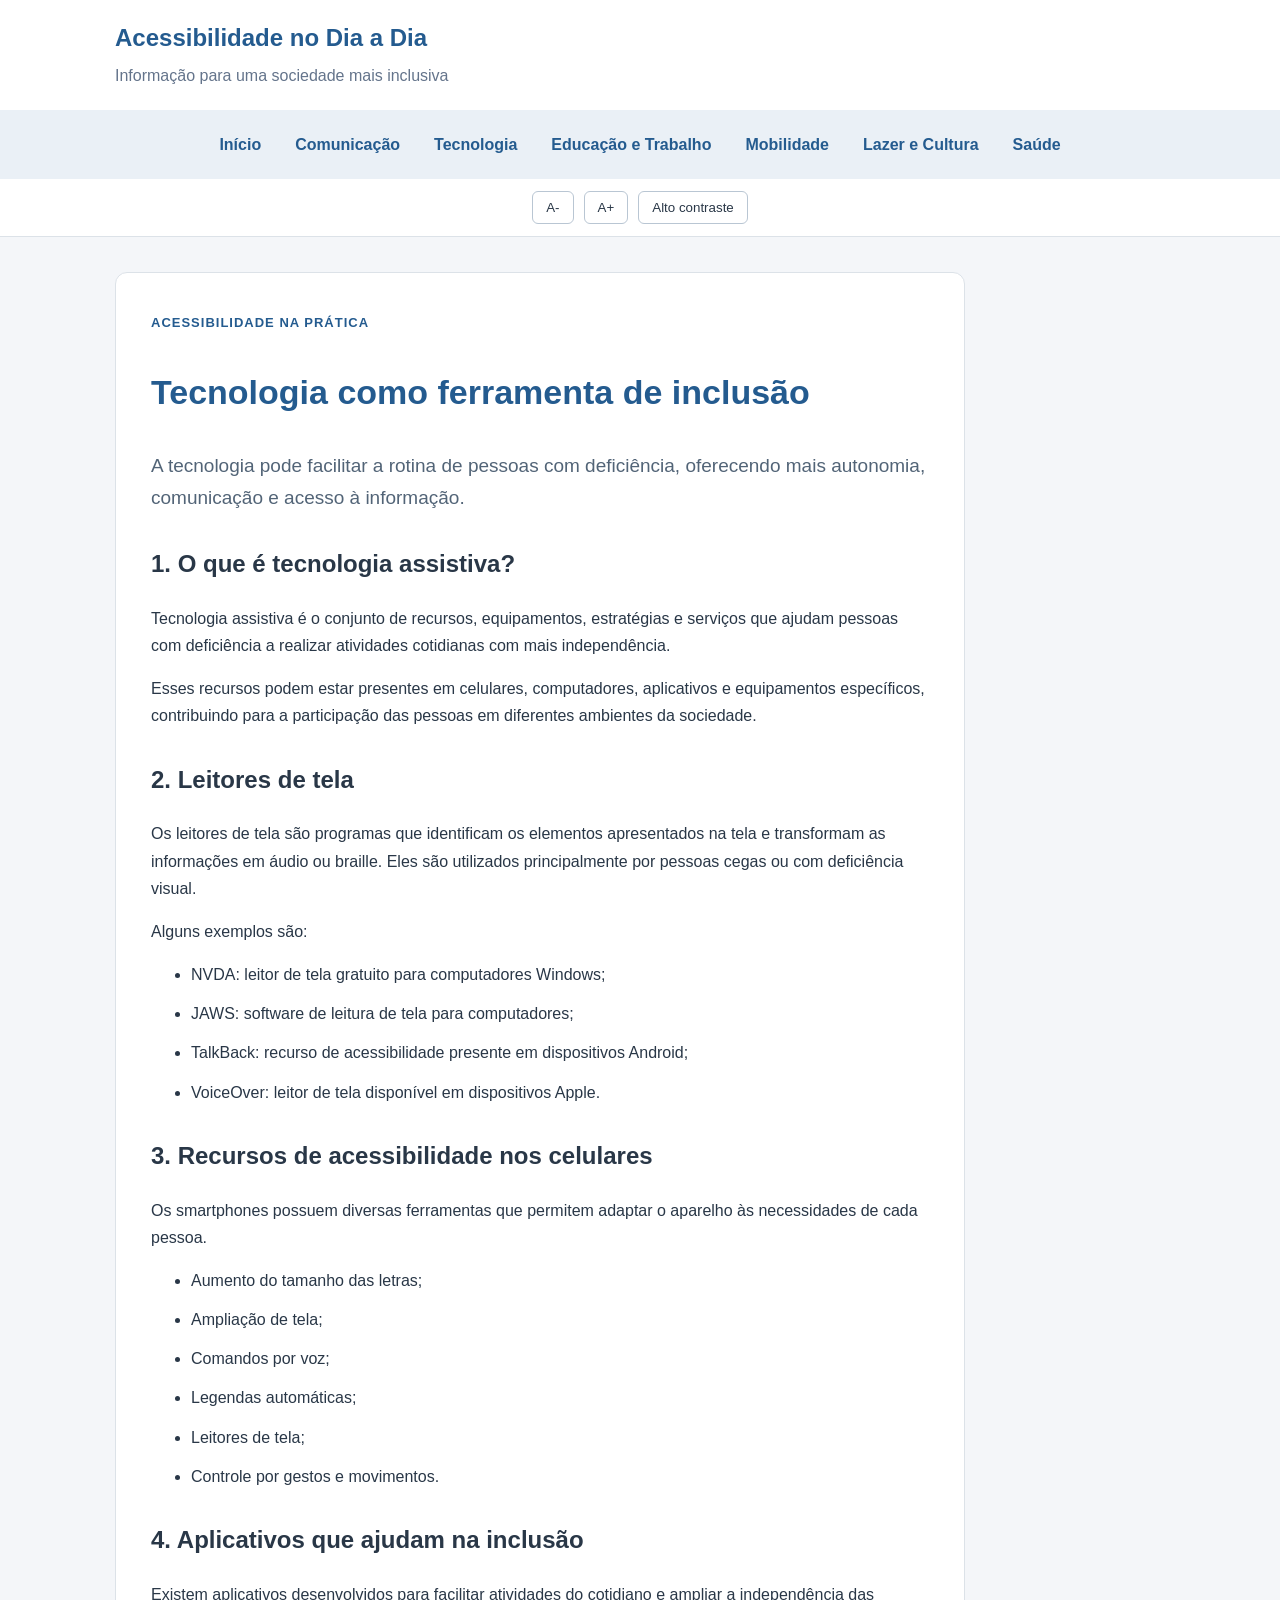
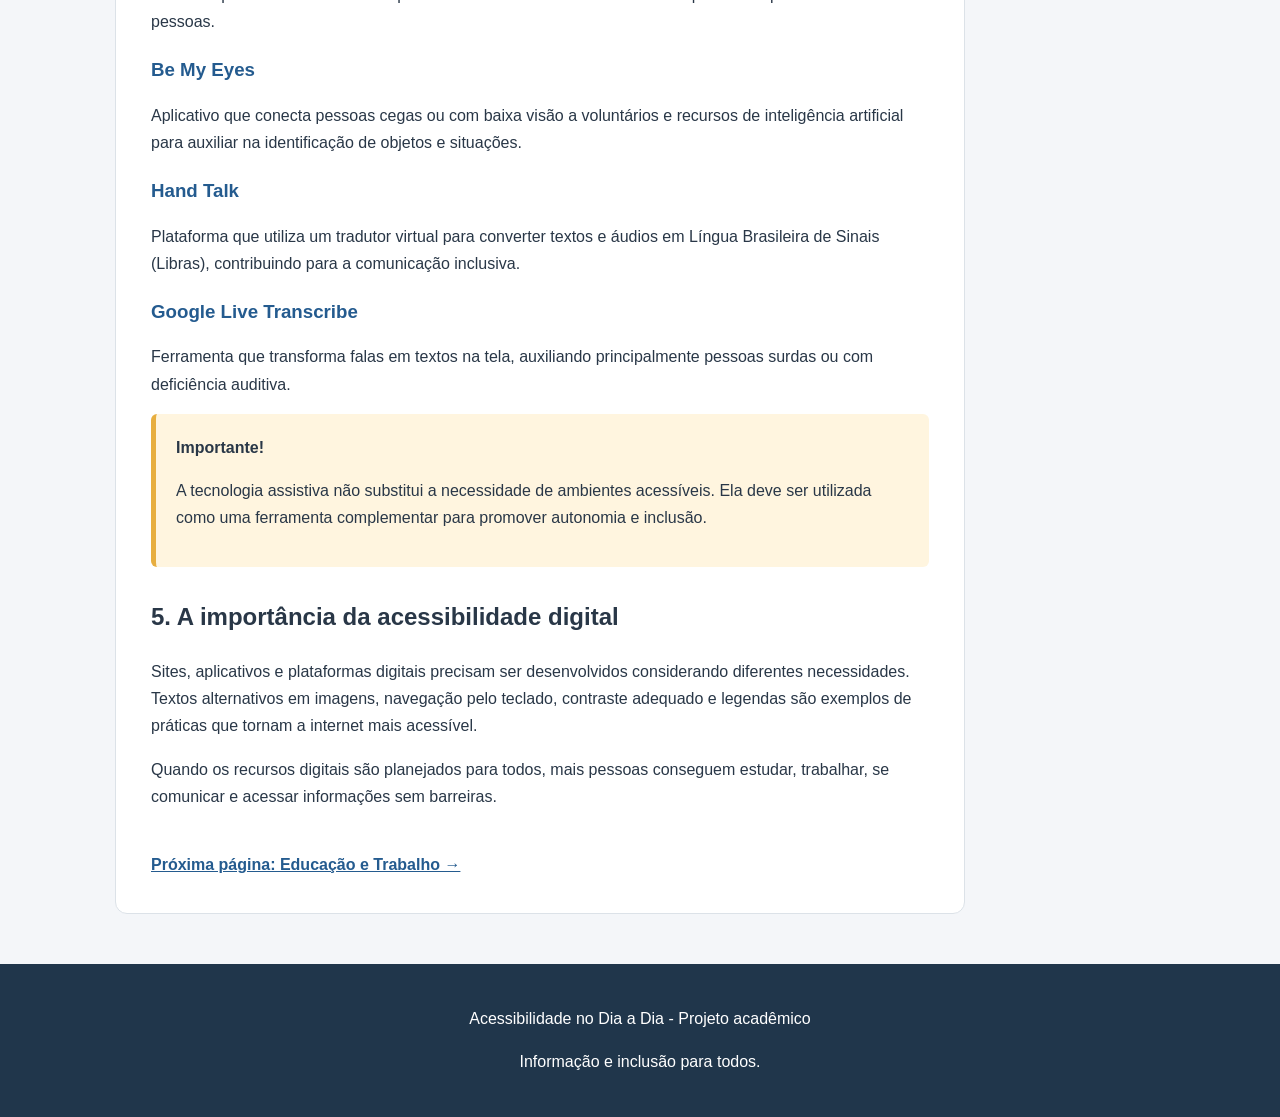
<file: tecnologia.html>
<!DOCTYPE html>
<html lang="pt-BR">

<head>
    <meta charset="UTF-8">
    <meta name="viewport" content="width=device-width, initial-scale=1.0">
    <title>Tecnologia | Acessibilidade</title>
    <link rel="stylesheet" href="style.css">
    <script src="script.js" defer></script>
</head>

<body>

    <a href="#conteudo" class="pular">Pular para o conteúdo</a>

    <header>
        <div class="topo">
            <h2>Acessibilidade no Dia a Dia</h2>
            <p>Informação para uma sociedade mais inclusiva</p>
        </div>

   <nav aria-label="Menu principal">
        <a href="index.html">Início</a>
        <a href="comunicacao.html">Comunicação</a>
        <a href="tecnologia.html">Tecnologia</a>
        <a href="educacao.html">Educação e Trabalho</a>
        <a href="mobilidade.html">Mobilidade</a>
        <a href="lazer.html">Lazer e Cultura</a>
        <a href="saude.html">Saúde</a>
    </nav>

        <div class="controles">
            <button onclick="alterarFonte(-10)" aria-label="Diminuir texto">A-</button>
            <button onclick="alterarFonte(10)" aria-label="Aumentar texto">A+</button>
            <button onclick="alternarContraste()" aria-pressed="false" id="contraste">
                Alto contraste
            </button>
        </div>
    </header>

    <main id="conteudo">

        <article class="conteudo">

            <span class="categoria">ACESSIBILIDADE NA PRÁTICA</span>

            <h1>Tecnologia como ferramenta de inclusão</h1>

            <p class="introducao">
                A tecnologia pode facilitar a rotina de pessoas com
                deficiência, oferecendo mais autonomia, comunicação
                e acesso à informação.
            </p>

            <h2>1. O que é tecnologia assistiva?</h2>

            <p>
                Tecnologia assistiva é o conjunto de recursos, equipamentos,
                estratégias e serviços que ajudam pessoas com deficiência
                a realizar atividades cotidianas com mais independência.
            </p>

            <p>
                Esses recursos podem estar presentes em celulares,
                computadores, aplicativos e equipamentos específicos,
                contribuindo para a participação das pessoas em diferentes
                ambientes da sociedade.
            </p>

            <h2>2. Leitores de tela</h2>

            <p>
                Os leitores de tela são programas que identificam os
                elementos apresentados na tela e transformam as informações
                em áudio ou braille. Eles são utilizados principalmente
                por pessoas cegas ou com deficiência visual.
            </p>

            <p>
                Alguns exemplos são:
            </p>

            <ul>
                <li>NVDA: leitor de tela gratuito para computadores Windows;</li>
                <li>JAWS: software de leitura de tela para computadores;</li>
                <li>TalkBack: recurso de acessibilidade presente em dispositivos Android;</li>
                <li>VoiceOver: leitor de tela disponível em dispositivos Apple.</li>
            </ul>

            <h2>3. Recursos de acessibilidade nos celulares</h2>

            <p>
                Os smartphones possuem diversas ferramentas que permitem
                adaptar o aparelho às necessidades de cada pessoa.
            </p>

            <ul>
                <li>Aumento do tamanho das letras;</li>
                <li>Ampliação de tela;</li>
                <li>Comandos por voz;</li>
                <li>Legendas automáticas;</li>
                <li>Leitores de tela;</li>
                <li>Controle por gestos e movimentos.</li>
            </ul>

            <h2>4. Aplicativos que ajudam na inclusão</h2>

            <p>
                Existem aplicativos desenvolvidos para facilitar atividades
                do cotidiano e ampliar a independência das pessoas.
            </p>

            <h3>Be My Eyes</h3>

            <p>
                Aplicativo que conecta pessoas cegas ou com baixa visão
                a voluntários e recursos de inteligência artificial
                para auxiliar na identificação de objetos e situações.
            </p>

            <h3>Hand Talk</h3>

            <p>
                Plataforma que utiliza um tradutor virtual para converter
                textos e áudios em Língua Brasileira de Sinais (Libras),
                contribuindo para a comunicação inclusiva.
            </p>

            <h3>Google Live Transcribe</h3>

            <p>
                Ferramenta que transforma falas em textos na tela,
                auxiliando principalmente pessoas surdas ou com
                deficiência auditiva.
            </p>

            <div class="destaque">
                <strong>Importante!</strong>
                <p>
                    A tecnologia assistiva não substitui a necessidade
                    de ambientes acessíveis. Ela deve ser utilizada
                    como uma ferramenta complementar para promover
                    autonomia e inclusão.
                </p>
            </div>

            <h2>5. A importância da acessibilidade digital</h2>

            <p>
                Sites, aplicativos e plataformas digitais precisam ser
                desenvolvidos considerando diferentes necessidades.
                Textos alternativos em imagens, navegação pelo teclado,
                contraste adequado e legendas são exemplos de práticas
                que tornam a internet mais acessível.
            </p>

            <p>
                Quando os recursos digitais são planejados para todos,
                mais pessoas conseguem estudar, trabalhar, se comunicar
                e acessar informações sem barreiras.
            </p>

            <a href="educacao.html" class="proximo">
                Próxima página: Educação e Trabalho →
            </a>

        </article>

    </main>

    <footer>
        <p>Acessibilidade no Dia a Dia - Projeto acadêmico</p>
        <p>Informação e inclusão para todos.</p>
    </footer>

</body>
</html>
</file>
<file: style.css>
* {
    box-sizing: border-box;
}

html {
    font-size: 100%;
    scroll-behavior: smooth;
}

body {
    margin: 0;
    background-color: #f4f6f9;
    color: #293747;
    font-family: Arial, sans-serif;
    line-height: 1.7;
}

header {
    background-color: #ffffff;
    border-bottom: 1px solid #dce2e8;
}

.topo {
    max-width: 1100px;
    margin: auto;
    padding: 18px 25px;
}

.topo h2 {
    margin: 0;
    color: #245b8f;
}

.topo p {
    margin: 3px 0;
    color: #64748b;
}

nav {
    display: flex;
    justify-content: center;
    flex-wrap: wrap;
    gap: 8px;
    padding: 12px;
    background-color: #eaf0f6;
}

nav a {
    text-decoration: none;
    color: #245b8f;
    padding: 9px 13px;
    border-radius: 6px;
    font-weight: bold;
}

nav a:hover,
nav a[aria-current="page"] {
    background-color: #245b8f;
    color: white;
}

.controles {
    display: flex;
    justify-content: center;
    gap: 10px;
    padding: 12px;
}

button {
    padding: 8px 13px;
    border: 1px solid #b9c6d3;
    background: white;
    color: #293747;
    border-radius: 6px;
    cursor: pointer;
}

button:hover {
    background-color: #eaf0f6;
}

button:focus-visible,
a:focus-visible {
    outline: 3px solid #d18b00;
    outline-offset: 3px;
}

main {
    max-width: 1100px;
    margin: 35px auto;
    padding: 0 25px;
}

.banner {
    background: linear-gradient(120deg, #e2edf7, #f7fafc);
    padding: 55px 40px;
    border-radius: 15px;
    border: 1px solid #d3e0ec;
}

.banner span,
.categoria {
    color: #245b8f;
    font-size: 13px;
    font-weight: bold;
    letter-spacing: 1px;
}

.banner h1 {
    font-size: 38px;
    max-width: 750px;
    line-height: 1.3;
}

.banner p {
    max-width: 700px;
    font-size: 18px;
    color: #526477;
}

.botao {
    display: inline-block;
    margin-top: 12px;
    padding: 12px 20px;
    background-color: #245b8f;
    color: white;
    text-decoration: none;
    border-radius: 7px;
    font-weight: bold;
}

.botao:hover {
    background-color: #17436d;
}

section {
    margin-bottom: 35px;
}

section h2 {
    margin-bottom: 20px;
}

.cards {
    display: grid;
    grid-template-columns: repeat(2, 1fr);
    gap: 20px;
}

.card {
    padding: 24px;
    background-color: white;
    border: 1px solid #dce2e8;
    border-radius: 12px;
}

.card h3 {
    color: #245b8f;
}

.card p {
    color: #64748b;
}

.card a {
    color: #245b8f;
    font-weight: bold;
}

.destaque {
    background-color: #fff5df;
    border-left: 5px solid #e7ae3f;
    padding: 20px;
    border-radius: 6px;
}

.conteudo {
    max-width: 850px;
    background-color: white;
    padding: 35px;
    border-radius: 12px;
    border: 1px solid #dce2e8;
}

.conteudo h1 {
    font-size: 34px;
    color: #245b8f;
}

.conteudo h2 {
    margin-top: 30px;
    color: #293747;
}

.conteudo h3 {
    color: #245b8f;
    margin-bottom: 5px;
}

.conteudo li {
    margin-bottom: 12px;
}

.introducao {
    font-size: 19px;
    color: #526477;
}

.proximo {
    display: inline-block;
    margin-top: 25px;
    font-weight: bold;
    color: #245b8f;
}

footer {
    background-color: #20364b;
    color: white;
    text-align: center;
    padding: 25px;
    margin-top: 50px;
}

.pular {
    position: absolute;
    left: -9999px;
    top: 10px;
    background: #20364b;
    color: white;
    padding: 12px;
    z-index: 10;
}

.pular:focus {
    left: 10px;
}

body.alto-contraste {
    background: black;
    color: white;
}

body.alto-contraste header,
body.alto-contraste main,
body.alto-contraste .card {
    background: black;
    color: white;
    border: 1px solid white;
}

body.alto-contraste nav {
    background: #222;
}

body.alto-contraste nav a,
body.alto-contraste .conteudo h2,
body.alto-contraste .conteudo h3 {
    color: white;
}

body.alto-contraste a {
    color: yellow;
}

body.alto-contraste .banner {
    background: black;
    border: 1px solid white;
}

body.alto-contraste .banner p,
body.alto-contraste .card p {
    color: white;
}

body.alto-contraste .destaque {
    background: #222;
    color: white;
    border-color: yellow;
}

body.alto-contraste footer {
    background: black;
    border-top: 1px solid white;
}

body.alto-contraste button {
    background: black;
    color: white;
    border-color: white;
}

@media (max-width: 700px) {
    .cards {
        grid-template-columns: 1fr;
    }

    .banner {
        padding: 30px 22px;
    }

    .banner h1 {
        font-size: 28px;
    }

    .conteudo {
        padding: 22px;
    }

    nav {
        flex-direction: column;
        align-items: center;
    }

    .controles {
        flex-wrap: wrap;
    }
}

@media (prefers-reduced-motion: reduce) {
    html {
        scroll-behavior: auto;
    }
}
</file>
